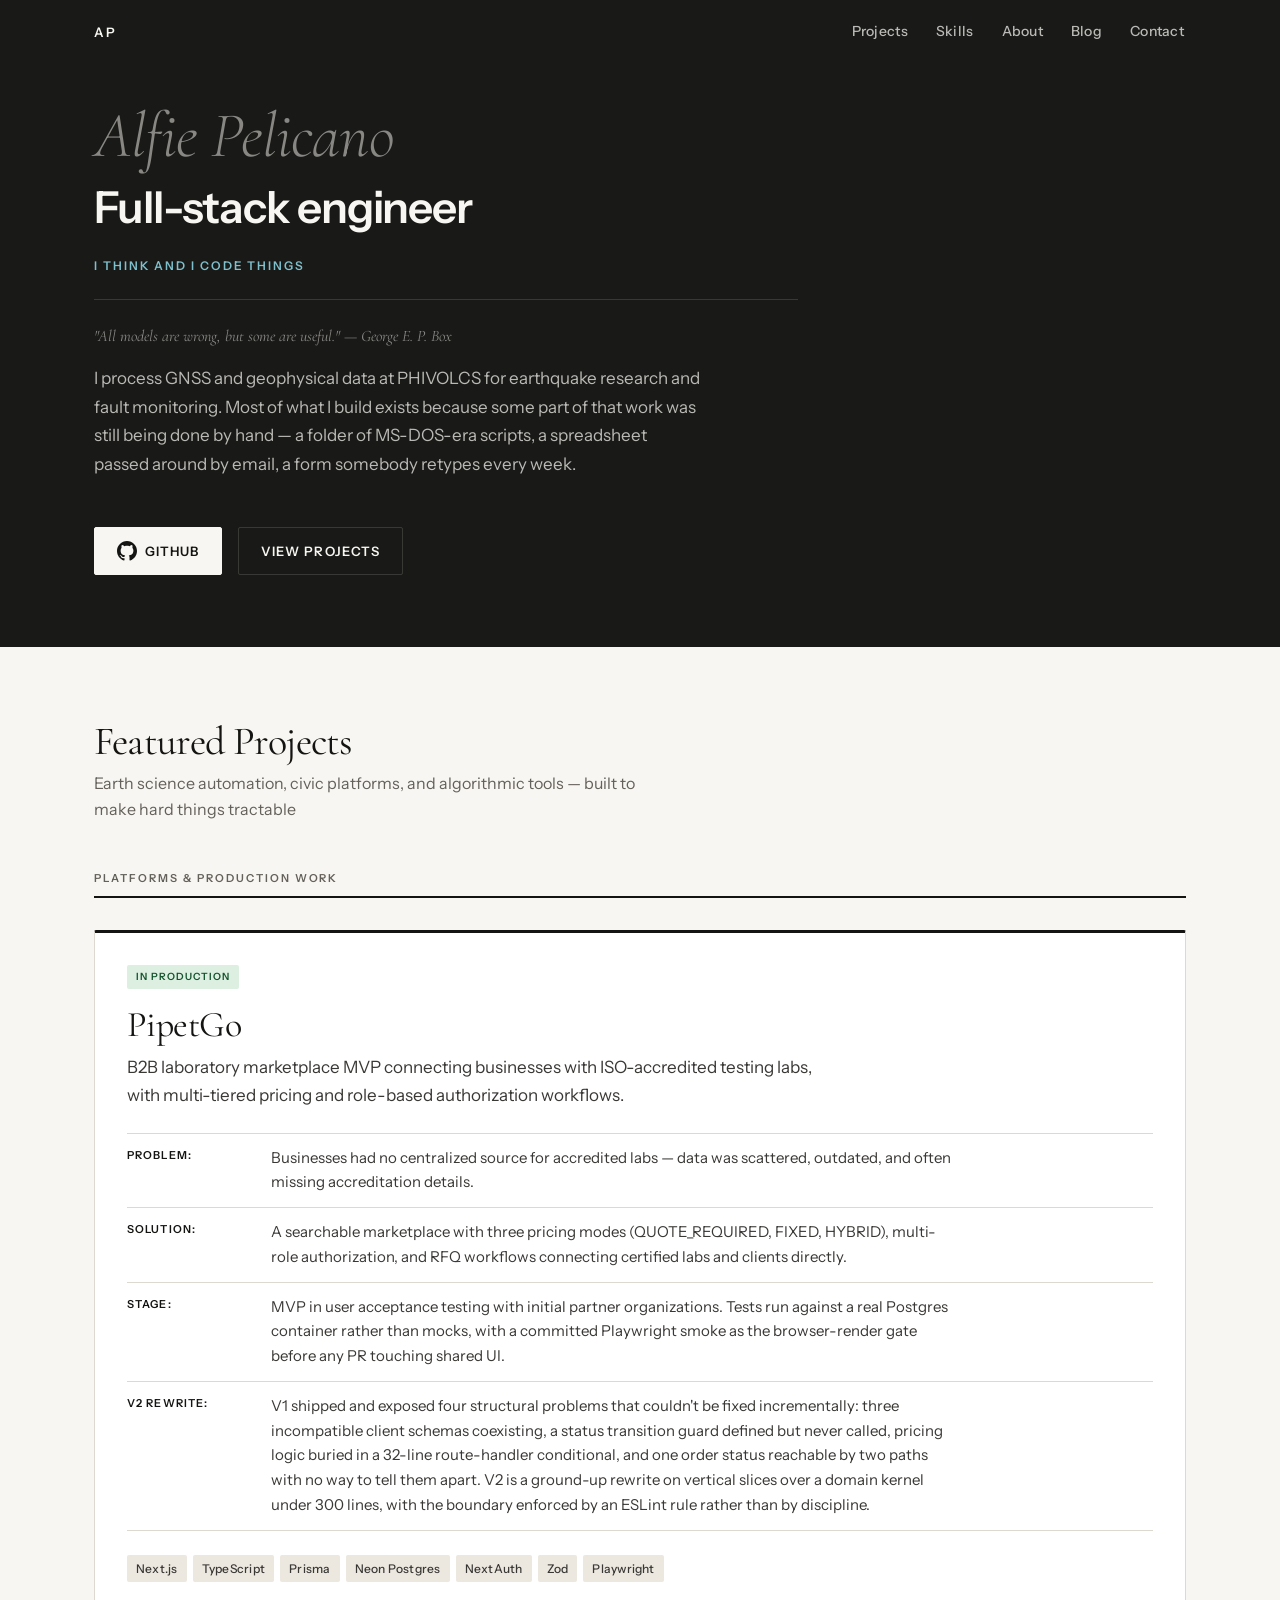
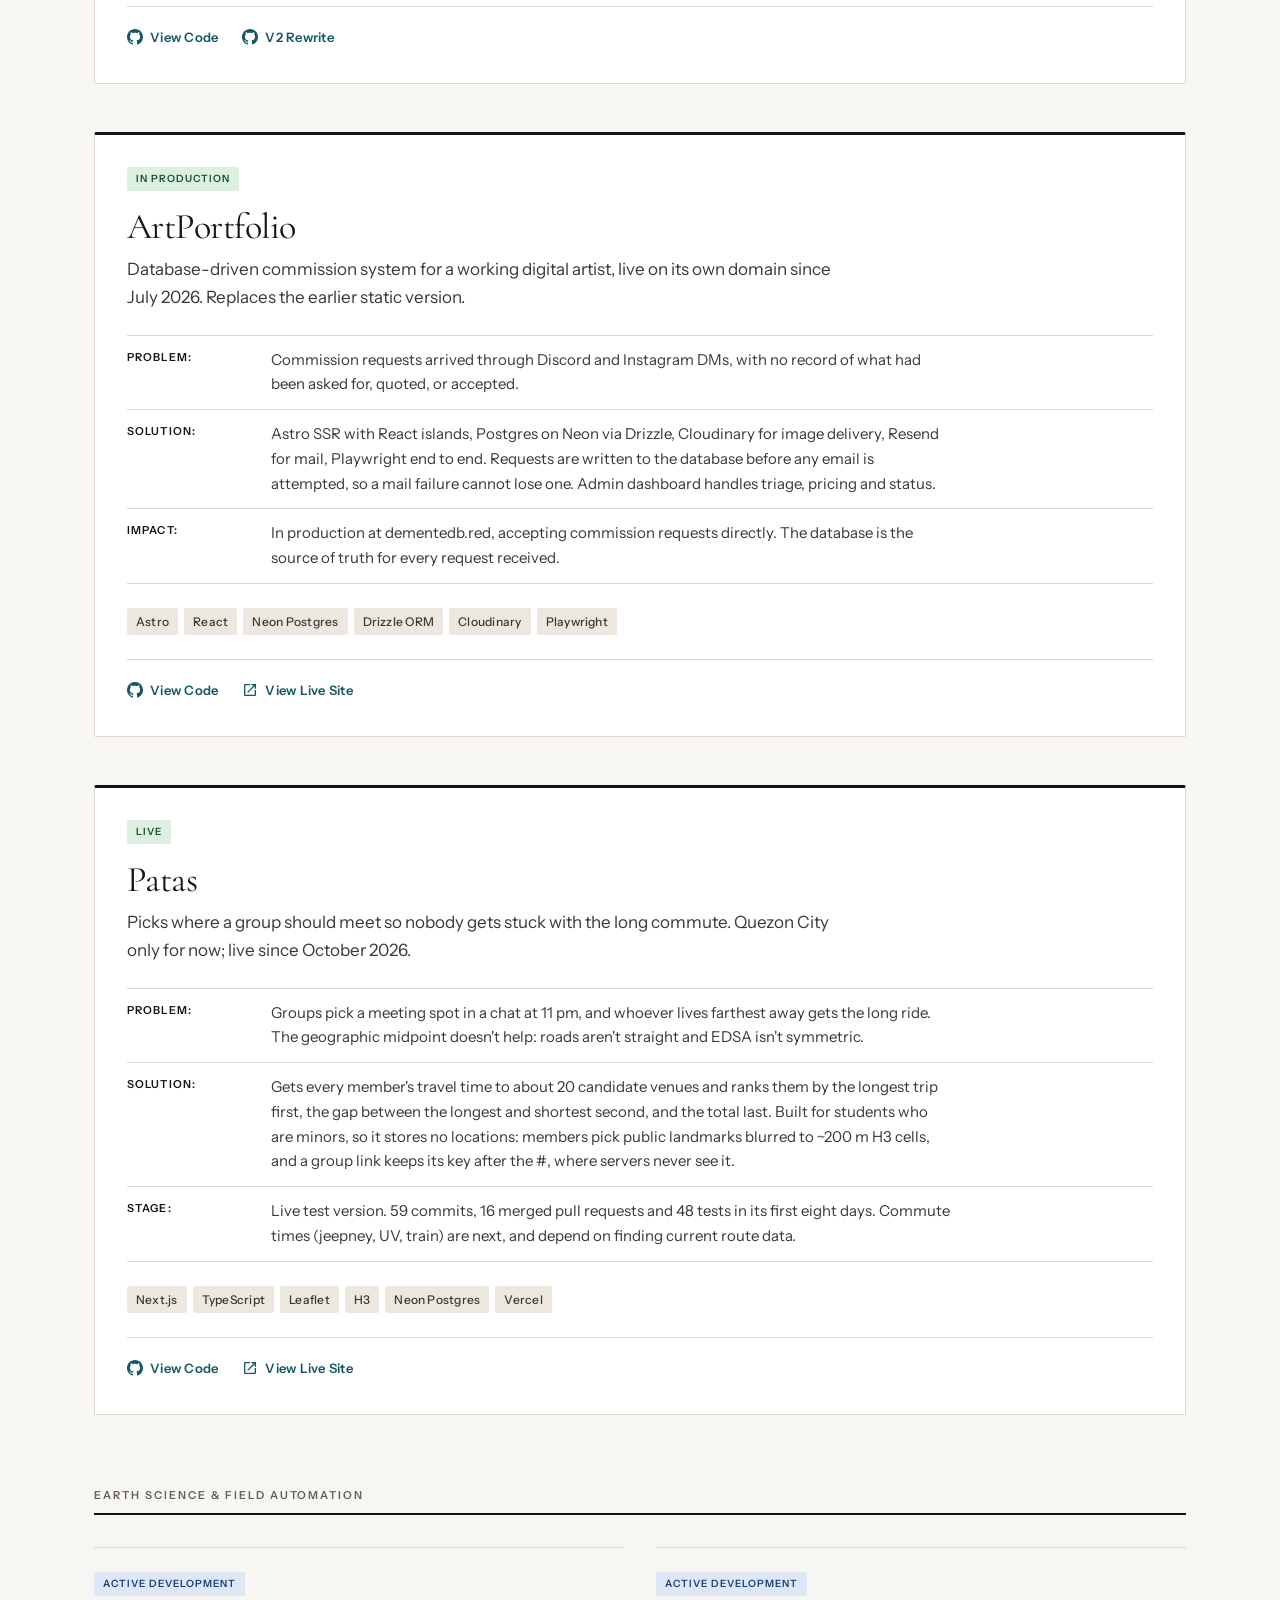
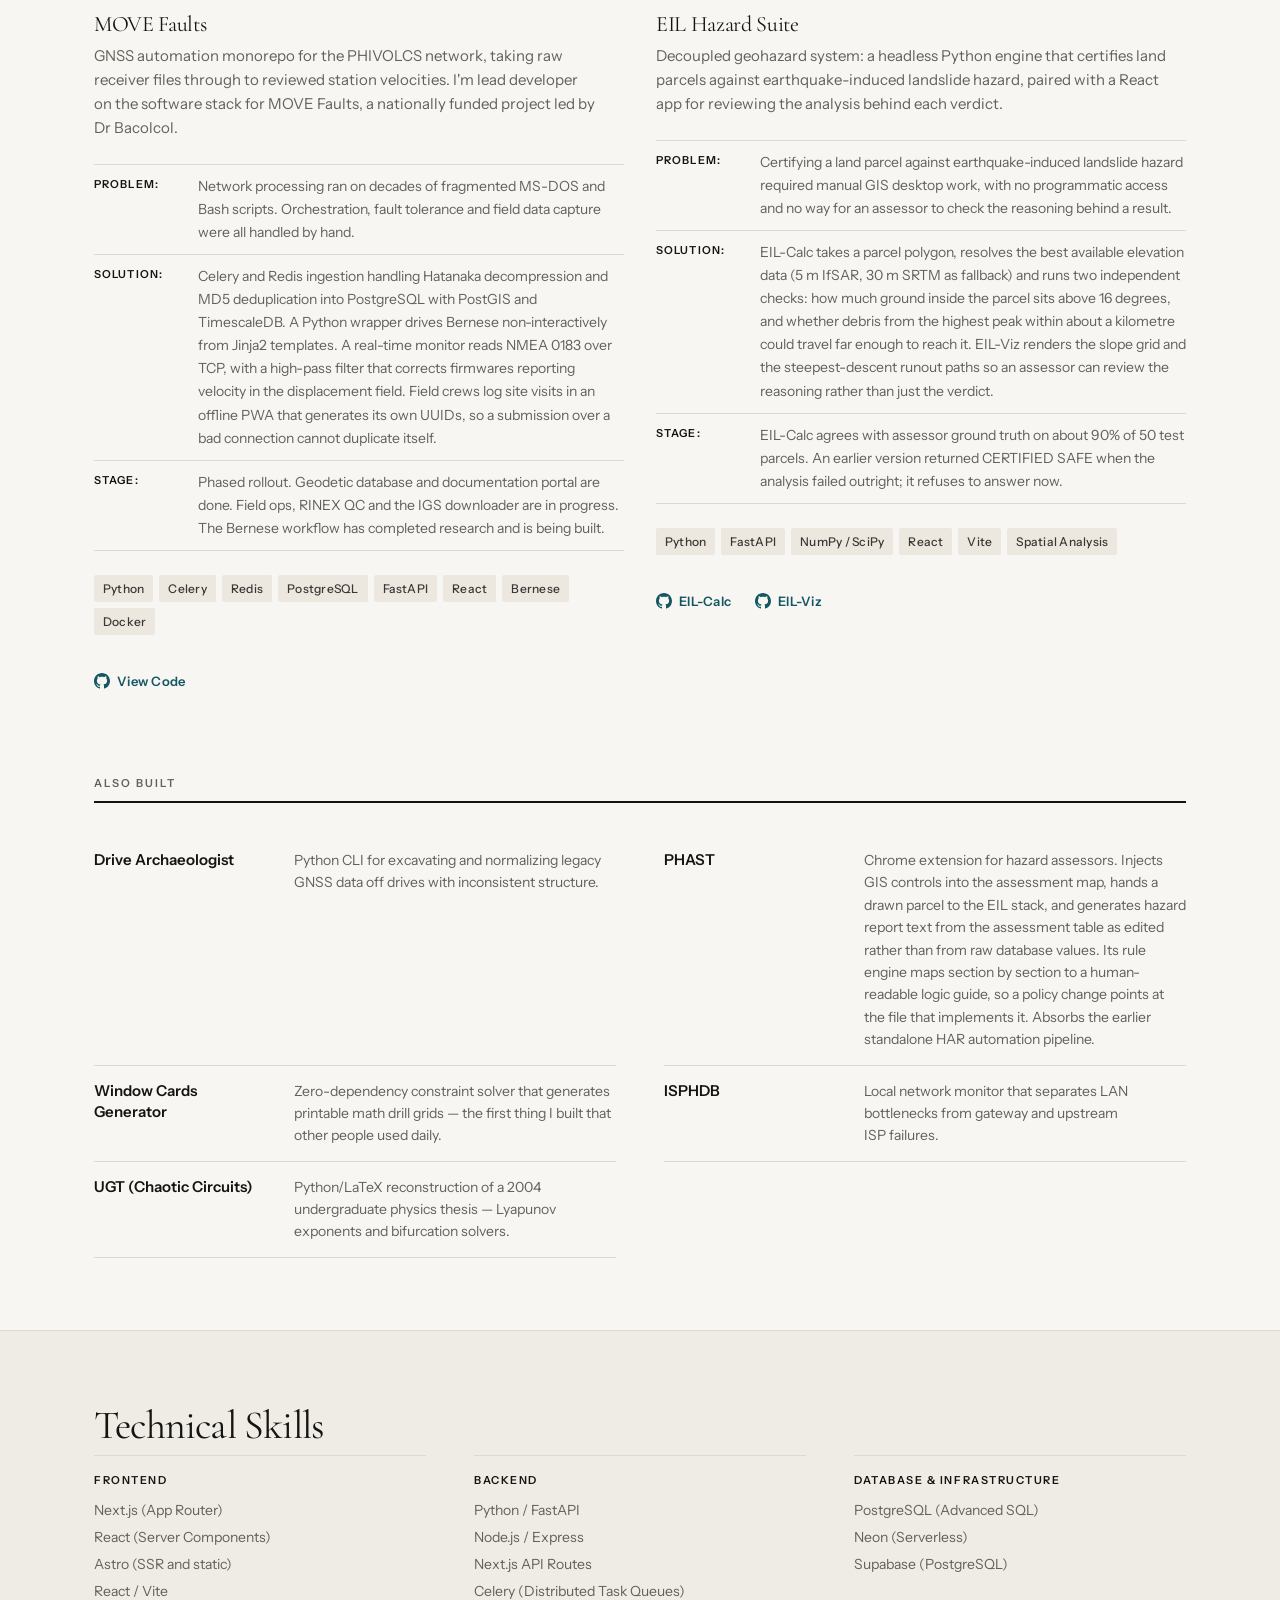
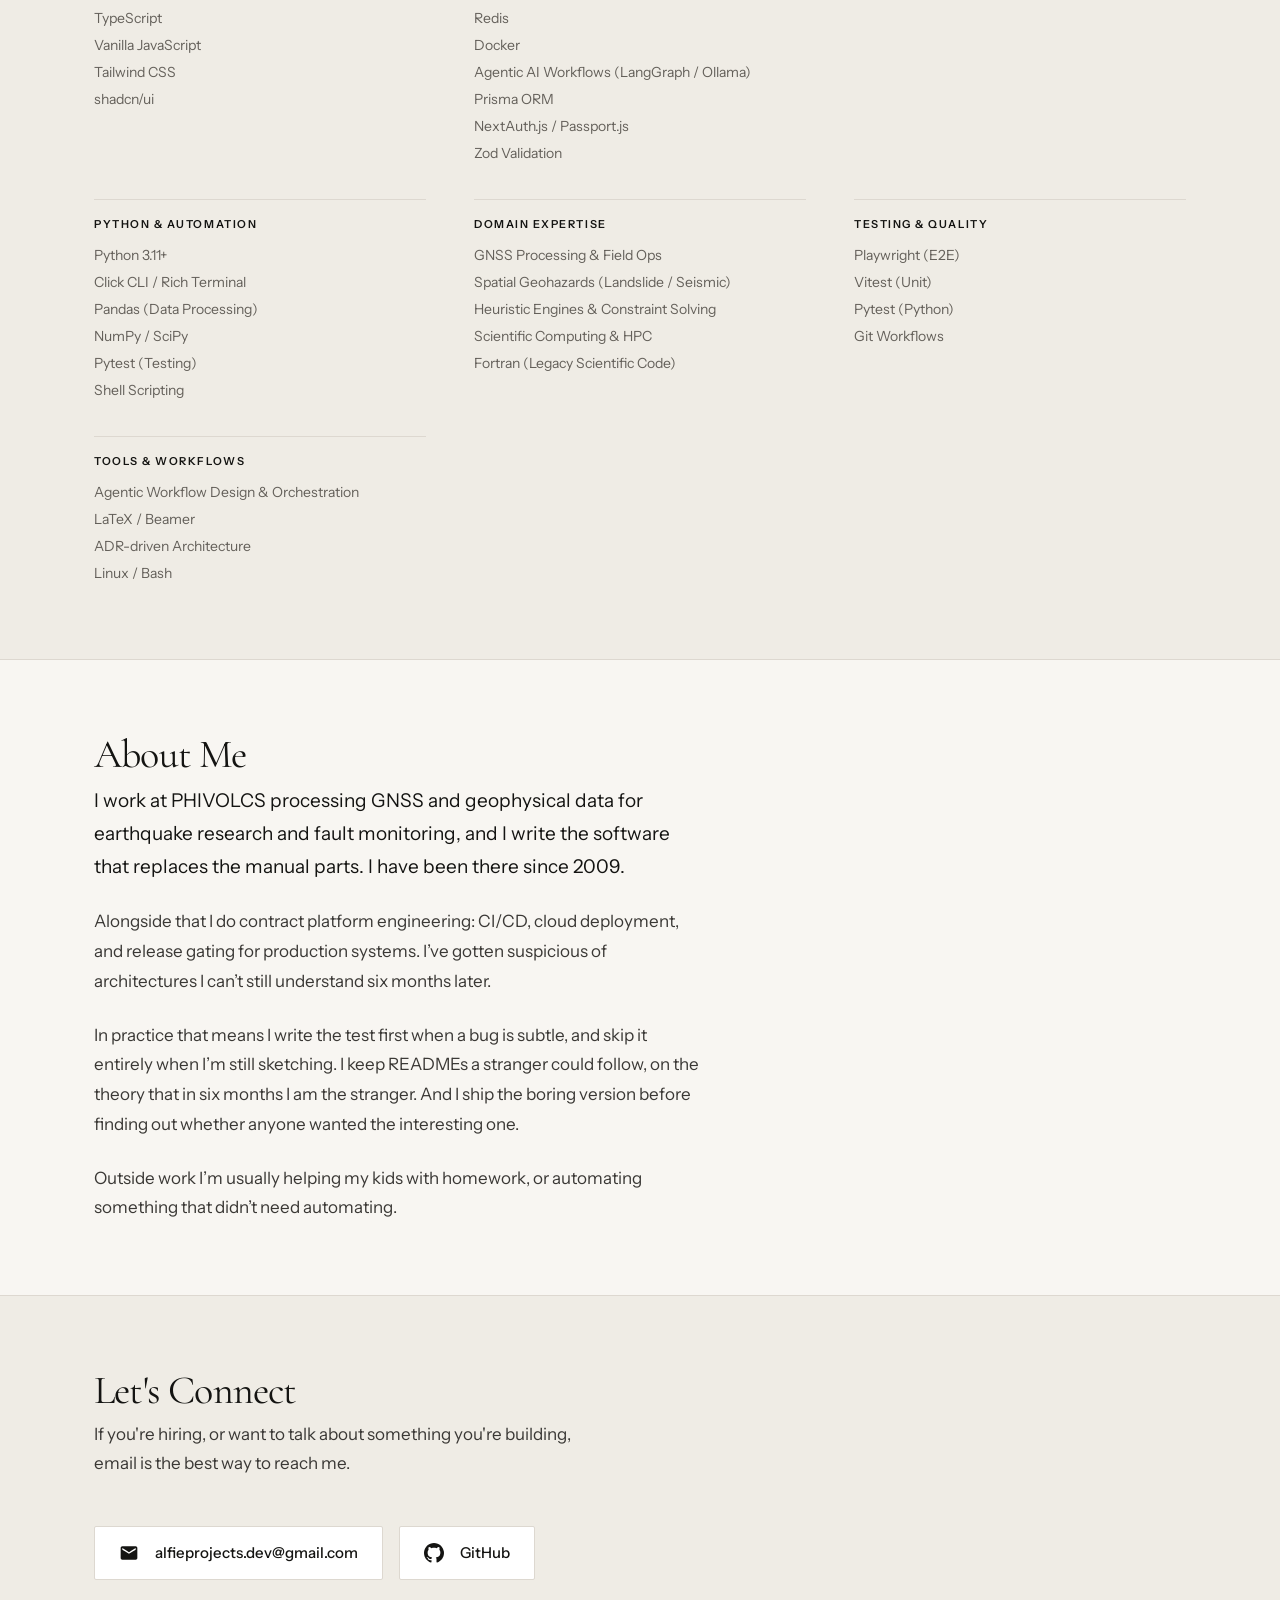
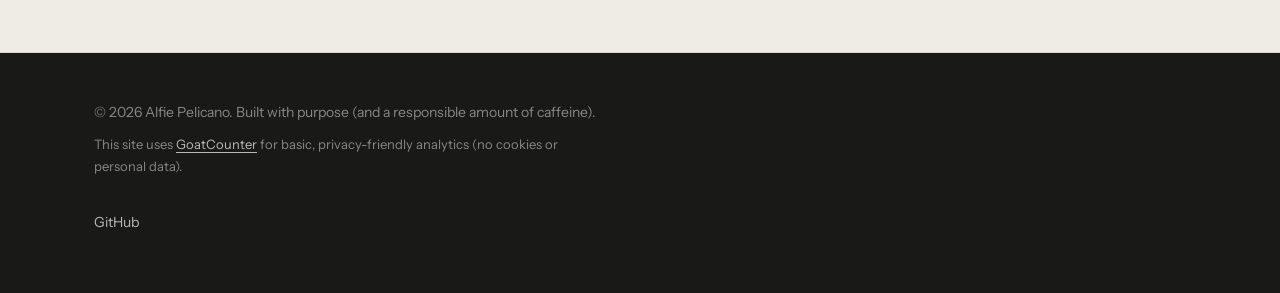
<file: index.html>
<!DOCTYPE html>
<html lang="en">
<head>
    <meta charset="UTF-8">
    <meta name="viewport" content="width=device-width, initial-scale=1.0">
    <meta name="color-scheme" content="light dark">
    <title>Alfie Pelicano - Full-stack engineer, GNSS data at PHIVOLCS</title>
    <meta name="description" content="Full-stack engineer. I process GNSS and geophysical data at PHIVOLCS and build the software that replaces the manual parts. TypeScript, Python, PostgreSQL.">

    <!-- Open Graph / Facebook / LinkedIn -->
    <meta property="og:type" content="website">
    <meta property="og:title" content="Alfie Pelicano - Full-stack engineer, GNSS data at PHIVOLCS">
    <meta property="og:description" content="I think and I code things. Full-stack engineer processing GNSS and earthquake data at PHIVOLCS, and building the software that replaces the manual parts.">
    <meta property="og:url" content="https://www.ithinkandicode.space/">
    <meta property="og:image" content="https://www.ithinkandicode.space/og-image.png">

    <!-- Twitter Card -->
    <meta name="twitter:card" content="summary_large_image">
    <meta name="twitter:title" content="Alfie Pelicano - Full-stack engineer, GNSS data at PHIVOLCS">
    <meta name="twitter:description" content="Full-stack engineer building the software that replaces the manual parts of earthquake research. TypeScript, Python, PostgreSQL.">
    <meta name="twitter:image" content="https://www.ithinkandicode.space/og-image.png">

    <!-- Additional SEO -->
    <meta name="author" content="Alfie Pelicano">
    <meta name="keywords" content="full-stack engineer, backend engineer, web developer, GNSS, geodesy, earth science, geohazards, PHIVOLCS, spatial data, Python, Celery, Redis, Docker, FastAPI, Astro, LangGraph, Fortran, Next.js, TypeScript, PostgreSQL, web development, Philippines">
    <link rel="canonical" href="https://www.ithinkandicode.space/">

    <link rel="preconnect" href="https://fonts.googleapis.com">
    <link rel="preconnect" href="https://fonts.gstatic.com" crossorigin>
    <link href="https://fonts.googleapis.com/css2?family=Cormorant+Garamond:ital,wght@0,400;1,300;1,400&family=Instrument+Sans:wght@400;500;600&display=swap" rel="stylesheet">
    <link rel="stylesheet" href="styles.css">

    <!-- JSON-LD Structured Data -->
    <script type="application/ld+json">
    {
      "@context": "https://schema.org",
      "@type": "Person",
      "name": "Alfie Pelicano",
      "jobTitle": "Full-stack Engineer",
      "url": "https://www.ithinkandicode.space/",
      "email": "alfieprojects.dev@gmail.com",
      "sameAs": [
        "https://github.com/alfieprojectsdev",
        "https://www.linkedin.com/in/alfie-pelicano-3248a3437/"
      ],
      "knowsAbout": [
        "GNSS Processing",
        "Geodesy",
        "Spatial Geohazards",
        "Scientific Computing",
        "Python",
        "Fortran",
        "Celery",
        "Redis",
        "Docker",
        "FastAPI",
        "LangGraph",
        "Astro",
        "Next.js",
        "TypeScript",
        "PostgreSQL",
        "React",
        "Heuristic Engines",
        "Constraint Solving"
      ],
      "description": "Full-stack engineer. GNSS and geophysical data processing at PHIVOLCS, and the software that replaces the manual parts."
    }
    </script>
</head>
<body>
    <!-- Skip Navigation Link for Accessibility -->
    <a href="#main-content" class="skip-link">Skip to main content</a>

    <!-- Navigation Menu -->
    <nav class="nav" id="main-nav">
        <div class="container nav-container">
            <a href="#" class="nav-logo">AP</a>
            <ul class="nav-menu" id="nav-menu">
                <li><a href="#projects" class="nav-link">Projects</a></li>
                <li><a href="#skills" class="nav-link">Skills</a></li>
                <li><a href="#about" class="nav-link">About</a></li>
                <li><a href="https://blog.ithinkandicode.space" class="nav-link" target="_blank" rel="noopener noreferrer">Blog</a></li>
                <li><a href="#contact" class="nav-link">Contact</a></li>
            </ul>
            <button class="nav-toggle" id="nav-toggle" aria-label="Toggle navigation menu" aria-expanded="false" aria-controls="nav-menu">
                <span aria-hidden="true"></span>
                <span aria-hidden="true"></span>
                <span aria-hidden="true"></span>
            </button>
        </div>
    </nav>

    <!-- Hero Section -->
    <header class="hero" id="main-content">
        <div class="container">
            <div class="hero-content">
                <h1 class="hero-title">Alfie Pelicano</h1>
                <p class="hero-subtitle">Full-stack engineer</p>
                <p class="hero-tagline">I think and I code things</p>
                <p class="hero-description">
                    <em>"All models are wrong, but some are useful." — George E. P. Box</em>
                </p>
                <p class="hero-description">
                    I process GNSS and geophysical data at PHIVOLCS for earthquake research and
                    fault monitoring. Most of what I build exists because some part of that work
                    was still being done by hand — a folder of MS-DOS-era scripts, a spreadsheet
                    passed around by email, a form somebody retypes every week.
                </p>
                <div class="hero-links">
                    <a href="https://github.com/alfieprojectsdev" target="_blank" rel="noopener noreferrer" class="btn btn-primary">
                        <svg width="20" height="20" fill="currentColor" viewBox="0 0 24 24" aria-hidden="true">
                            <path d="M12 0c-6.626 0-12 5.373-12 12 0 5.302 3.438 9.8 8.207 11.387.599.111.793-.261.793-.577v-2.234c-3.338.726-4.033-1.416-4.033-1.416-.546-1.387-1.333-1.756-1.333-1.756-1.089-.745.083-.729.083-.729 1.205.084 1.839 1.237 1.839 1.237 1.07 1.834 2.807 1.304 3.492.997.107-.775.418-1.305.762-1.604-2.665-.305-5.467-1.334-5.467-5.931 0-1.311.469-2.381 1.236-3.221-.124-.303-.535-1.524.117-3.176 0 0 1.008-.322 3.301 1.23.957-.266 1.983-.399 3.003-.404 1.02.005 2.047.138 3.006.404 2.291-1.552 3.297-1.23 3.297-1.23.653 1.653.242 2.874.118 3.176.77.84 1.235 1.911 1.235 3.221 0 4.609-2.807 5.624-5.479 5.921.43.372.823 1.102.823 2.222v3.293c0 .319.192.694.801.576 4.765-1.589 8.199-6.086 8.199-11.386 0-6.627-5.373-12-12-12z"/>
                        </svg>
                        GitHub
                    </a>
                    <a href="#projects" class="btn btn-secondary">View Projects</a>
                </div>
            </div>
        </div>
    </header>

    <!-- Projects Section -->
    <section id="projects" class="projects">
        <div class="container">
            <h2 class="section-title">Featured Projects</h2>
            <p class="section-subtitle">Earth science automation, civic platforms, and algorithmic tools — built to make hard things tractable</p>

            <!-- ================================================ -->
            <!-- CATEGORY 1: Platforms & Production Work          -->
            <!-- ================================================ -->
            <div class="project-category">
                <h3 class="project-category-title">Platforms &amp; Production Work</h3>
                <div class="projects-grid projects-grid--lead">

                    <article class="project-card card-lead" data-project="pipetgo">
                        <div class="project-header">
                            <div class="project-status status-production">In Production</div>
                        </div>
                        <h4 class="project-title">PipetGo</h4>
                        <p class="project-description">
                            B2B laboratory marketplace MVP connecting businesses with ISO-accredited testing labs, with multi-tiered pricing and role-based authorization workflows.
                        </p>
                        <div class="project-details">
                            <div class="detail-item">
                                <span class="detail-label">Problem:</span>
                                <span class="detail-value">Businesses had no centralized source for accredited labs — data was scattered, outdated, and often missing accreditation details.</span>
                            </div>
                            <div class="detail-item">
                                <span class="detail-label">Solution:</span>
                                <span class="detail-value">A searchable marketplace with three pricing modes (QUOTE_REQUIRED, FIXED, HYBRID), multi-role authorization, and RFQ workflows connecting certified labs and clients directly.</span>
                            </div>
                            <div class="detail-item">
                                <span class="detail-label">Stage:</span>
                                <span class="detail-value">MVP in user acceptance testing with initial partner organizations. Tests run against a real Postgres container rather than mocks, with a committed Playwright smoke as the browser-render gate before any PR touching shared UI.</span>
                            </div>
                            <div class="detail-item">
                                <span class="detail-label">V2 rewrite:</span>
                                <span class="detail-value">V1 shipped and exposed four structural problems that couldn't be fixed incrementally: three incompatible client schemas coexisting, a status transition guard defined but never called, pricing logic buried in a 32-line route-handler conditional, and one order status reachable by two paths with no way to tell them apart. V2 is a ground-up rewrite on vertical slices over a domain kernel under 300 lines, with the boundary enforced by an ESLint rule rather than by discipline.</span>
                            </div>
                        </div>
                        <div class="tech-stack">
                            <span class="tech-tag">Next.js</span>
                            <span class="tech-tag">TypeScript</span>
                            <span class="tech-tag">Prisma</span>
                            <span class="tech-tag">Neon Postgres</span>
                            <span class="tech-tag">NextAuth</span>
                            <span class="tech-tag">Zod</span>
                            <span class="tech-tag">Playwright</span>
                        </div>
                        <div class="project-links">
                            <a href="https://github.com/alfieprojectsdev/pipetgo" target="_blank" rel="noopener noreferrer" class="project-link" aria-label="PipetGo GitHub repository (opens in new tab)">
                                <svg width="16" height="16" fill="currentColor" viewBox="0 0 24 24" aria-hidden="true">
                                    <path d="M12 0c-6.626 0-12 5.373-12 12 0 5.302 3.438 9.8 8.207 11.387.599.111.793-.261.793-.577v-2.234c-3.338.726-4.033-1.416-4.033-1.416-.546-1.387-1.333-1.756-1.333-1.756-1.089-.745.083-.729.083-.729 1.205.084 1.839 1.237 1.839 1.237 1.07 1.834 2.807 1.304 3.492.997.107-.775.418-1.305.762-1.604-2.665-.305-5.467-1.334-5.467-5.931 0-1.311.469-2.381 1.236-3.221-.124-.303-.535-1.524.117-3.176 0 0 1.008-.322 3.301 1.23.957-.266 1.983-.399 3.003-.404 1.02.005 2.047.138 3.006.404 2.291-1.552 3.297-1.23 3.297-1.23.653 1.653.242 2.874.118 3.176.77.84 1.235 1.911 1.235 3.221 0 4.609-2.807 5.624-5.479 5.921.43.372.823 1.102.823 2.222v3.293c0 .319.192.694.801.576 4.765-1.589 8.199-6.086 8.199-11.386 0-6.627-5.373-12-12-12z"/>
                                </svg>
                                View Code
                            </a>
                            <a href="https://github.com/alfieprojectsdev/pipetgo-core" target="_blank" rel="noopener noreferrer" class="project-link" aria-label="PipetGo V2 GitHub repository (opens in new tab)">
                                <svg width="16" height="16" fill="currentColor" viewBox="0 0 24 24" aria-hidden="true">
                                    <path d="M12 0c-6.626 0-12 5.373-12 12 0 5.302 3.438 9.8 8.207 11.387.599.111.793-.261.793-.577v-2.234c-3.338.726-4.033-1.416-4.033-1.416-.546-1.387-1.333-1.756-1.333-1.756-1.089-.745.083-.729.083-.729 1.205.084 1.839 1.237 1.839 1.237 1.07 1.834 2.807 1.304 3.492.997.107-.775.418-1.305.762-1.604-2.665-.305-5.467-1.334-5.467-5.931 0-1.311.469-2.381 1.236-3.221-.124-.303-.535-1.524.117-3.176 0 0 1.008-.322 3.301 1.23.957-.266 1.983-.399 3.003-.404 1.02.005 2.047.138 3.006.404 2.291-1.552 3.297-1.23 3.297-1.23.653 1.653.242 2.874.118 3.176.77.84 1.235 1.911 1.235 3.221 0 4.609-2.807 5.624-5.479 5.921.43.372.823 1.102.823 2.222v3.293c0 .319.192.694.801.576 4.765-1.589 8.199-6.086 8.199-11.386 0-6.627-5.373-12-12-12z"/>
                                </svg>
                                V2 Rewrite
                            </a>
                        </div>
                    </article>

                    <article class="project-card card-lead" data-project="artportfolio">
                        <div class="project-header">
                            <div class="project-status status-production">In Production</div>
                        </div>
                        <h4 class="project-title">ArtPortfolio</h4>
                        <p class="project-description">
                            Database-driven commission system for a working digital artist, live on its own domain since July 2026. Replaces the earlier static version.
                        </p>
                        <div class="project-details">
                            <div class="detail-item">
                                <span class="detail-label">Problem:</span>
                                <span class="detail-value">Commission requests arrived through Discord and Instagram DMs, with no record of what had been asked for, quoted, or accepted.</span>
                            </div>
                            <div class="detail-item">
                                <span class="detail-label">Solution:</span>
                                <span class="detail-value">Astro SSR with React islands, Postgres on Neon via Drizzle, Cloudinary for image delivery, Resend for mail, Playwright end to end. Requests are written to the database before any email is attempted, so a mail failure cannot lose one. Admin dashboard handles triage, pricing and status.</span>
                            </div>
                            <div class="detail-item">
                                <span class="detail-label">Impact:</span>
                                <span class="detail-value">In production at dementedb.red, accepting commission requests directly. The database is the source of truth for every request received.</span>
                            </div>
                        </div>
                        <div class="tech-stack">
                            <span class="tech-tag">Astro</span>
                            <span class="tech-tag">React</span>
                            <span class="tech-tag">Neon Postgres</span>
                            <span class="tech-tag">Drizzle ORM</span>
                            <span class="tech-tag">Cloudinary</span>
                            <span class="tech-tag">Playwright</span>
                        </div>
                        <div class="project-links">
                            <a href="https://github.com/alfieprojectsdev/artportfolio" target="_blank" rel="noopener noreferrer" class="project-link" aria-label="ArtPortfolio GitHub repository (opens in new tab)">
                                <svg width="16" height="16" fill="currentColor" viewBox="0 0 24 24" aria-hidden="true">
                                    <path d="M12 0c-6.626 0-12 5.373-12 12 0 5.302 3.438 9.8 8.207 11.387.599.111.793-.261.793-.577v-2.234c-3.338.726-4.033-1.416-4.033-1.416-.546-1.387-1.333-1.756-1.333-1.756-1.089-.745.083-.729.083-.729 1.205.084 1.839 1.237 1.839 1.237 1.07 1.834 2.807 1.304 3.492.997.107-.775.418-1.305.762-1.604-2.665-.305-5.467-1.334-5.467-5.931 0-1.311.469-2.381 1.236-3.221-.124-.303-.535-1.524.117-3.176 0 0 1.008-.322 3.301 1.23.957-.266 1.983-.399 3.003-.404 1.02.005 2.047.138 3.006.404 2.291-1.552 3.297-1.23 3.297-1.23.653 1.653.242 2.874.118 3.176.77.84 1.235 1.911 1.235 3.221 0 4.609-2.807 5.624-5.479 5.921.43.372.823 1.102.823 2.222v3.293c0 .319.192.694.801.576 4.765-1.589 8.199-6.086 8.199-11.386 0-6.627-5.373-12-12-12z"/>
                                </svg>
                                View Code
                            </a>
                            <a href="https://dementedb.red" target="_blank" rel="noopener noreferrer" class="project-link demo-link" data-project="artportfolio" aria-label="ArtPortfolio live site at dementedb.red (opens in new tab)">
                                <svg width="16" height="16" fill="currentColor" viewBox="0 0 24 24" aria-hidden="true">
                                    <path d="M19 19H5V5h7V3H5a2 2 0 00-2 2v14a2 2 0 002 2h14c1.1 0 2-.9 2-2v-7h-2v7zM14 3v2h3.59l-9.83 9.83 1.41 1.41L19 6.41V10h2V3h-7z"/>
                                </svg>
                                View Live Site
                            </a>
                        </div>
                    </article>

                    <article class="project-card card-lead" data-project="patas">
                        <div class="project-header">
                            <div class="project-status status-production">Live</div>
                        </div>
                        <h4 class="project-title">Patas</h4>
                        <p class="project-description">
                            Picks where a group should meet so nobody gets stuck with the long commute. Quezon City only for now; live since October 2026.
                        </p>
                        <div class="project-details">
                            <div class="detail-item">
                                <span class="detail-label">Problem:</span>
                                <span class="detail-value">Groups pick a meeting spot in a chat at 11 pm, and whoever lives farthest away gets the long ride. The geographic midpoint doesn't help: roads aren't straight and EDSA isn't symmetric.</span>
                            </div>
                            <div class="detail-item">
                                <span class="detail-label">Solution:</span>
                                <span class="detail-value">Gets every member's travel time to about 20 candidate venues and ranks them by the longest trip first, the gap between the longest and shortest second, and the total last. Built for students who are minors, so it stores no locations: members pick public landmarks blurred to ~200 m H3 cells, and a group link keeps its key after the #, where servers never see it.</span>
                            </div>
                            <div class="detail-item">
                                <span class="detail-label">Stage:</span>
                                <span class="detail-value">Live test version. 59 commits, 16 merged pull requests and 48 tests in its first eight days. Commute times (jeepney, UV, train) are next, and depend on finding current route data.</span>
                            </div>
                        </div>
                        <div class="tech-stack">
                            <span class="tech-tag">Next.js</span>
                            <span class="tech-tag">TypeScript</span>
                            <span class="tech-tag">Leaflet</span>
                            <span class="tech-tag">H3</span>
                            <span class="tech-tag">Neon Postgres</span>
                            <span class="tech-tag">Vercel</span>
                        </div>
                        <div class="project-links">
                            <a href="https://github.com/alfieprojectsdev/patas" target="_blank" rel="noopener noreferrer" class="project-link" aria-label="Patas GitHub repository (opens in new tab)">
                                <svg width="16" height="16" fill="currentColor" viewBox="0 0 24 24" aria-hidden="true">
                                <path d="M12 0c-6.626 0-12 5.373-12 12 0 5.302 3.438 9.8 8.207 11.387.599.111.793-.261.793-.577v-2.234c-3.338.726-4.033-1.416-4.033-1.416-.546-1.387-1.333-1.756-1.333-1.756-1.089-.745.083-.729.083-.729 1.205.084 1.839 1.237 1.839 1.237 1.07 1.834 2.807 1.304 3.492.997.107-.775.418-1.305.762-1.604-2.665-.305-5.467-1.334-5.467-5.931 0-1.311.469-2.381 1.236-3.221-.124-.303-.535-1.524.117-3.176 0 0 1.008-.322 3.301 1.23.957-.266 1.983-.399 3.003-.404 1.02.005 2.047.138 3.006.404 2.291-1.552 3.297-1.23 3.297-1.23.653 1.653.242 2.874.118 3.176.77.84 1.235 1.911 1.235 3.221 0 4.609-2.807 5.624-5.479 5.921.43.372.823 1.102.823 2.222v3.293c0 .319.192.694.801.576 4.765-1.589 8.199-6.086 8.199-11.386 0-6.627-5.373-12-12-12z"/>
                                </svg>
                                View Code
                            </a>
                            <a href="https://patas.ithinkandicode.space" target="_blank" rel="noopener noreferrer" class="project-link demo-link" data-project="patas" aria-label="Patas live site (opens in new tab)">
                                <svg width="16" height="16" fill="currentColor" viewBox="0 0 24 24" aria-hidden="true">
                                <path d="M19 19H5V5h7V3H5a2 2 0 00-2 2v14a2 2 0 002 2h14c1.1 0 2-.9 2-2v-7h-2v7zM14 3v2h3.59l-9.83 9.83 1.41 1.41L19 6.41V10h2V3h-7z"/>
                                </svg>
                                View Live Site
                            </a>
                        </div>
                    </article>

                </div>
            </div>

            <!-- ================================================ -->
            <!-- CATEGORY 2: Earth Science & Field Automation     -->
            <!-- ================================================ -->
            <div class="project-category">
                <h3 class="project-category-title">Earth Science &amp; Field Automation</h3>
                <div class="projects-grid projects-grid--support">

                    <article class="project-card card-support" data-project="move-faults">
                        <div class="project-header">
                            <div class="project-status status-active">Active Development</div>
                        </div>
                        <h4 class="project-title">MOVE Faults</h4>
                        <p class="project-description">
                            GNSS automation monorepo for the PHIVOLCS network, taking raw receiver files through to reviewed station velocities. I'm lead developer on the software stack for MOVE Faults, a nationally funded project led by Dr Bacolcol.
                        </p>
                        <div class="project-details">
                            <div class="detail-item">
                                <span class="detail-label">Problem:</span>
                                <span class="detail-value">Network processing ran on decades of fragmented MS-DOS and Bash scripts. Orchestration, fault tolerance and field data capture were all handled by hand.</span>
                            </div>
                            <div class="detail-item">
                                <span class="detail-label">Solution:</span>
                                <span class="detail-value">Celery and Redis ingestion handling Hatanaka decompression and MD5 deduplication into PostgreSQL with PostGIS and TimescaleDB. A Python wrapper drives Bernese non-interactively from Jinja2 templates. A real-time monitor reads NMEA 0183 over TCP, with a high-pass filter that corrects firmwares reporting velocity in the displacement field. Field crews log site visits in an offline PWA that generates its own UUIDs, so a submission over a bad connection cannot duplicate itself.</span>
                            </div>
                            <div class="detail-item">
                                <span class="detail-label">Stage:</span>
                                <span class="detail-value">Phased rollout. Geodetic database and documentation portal are done. Field ops, RINEX QC and the IGS downloader are in progress. The Bernese workflow has completed research and is being built.</span>
                            </div>
                        </div>
                        <div class="tech-stack">
                            <span class="tech-tag">Python</span>
                            <span class="tech-tag">Celery</span>
                            <span class="tech-tag">Redis</span>
                            <span class="tech-tag">PostgreSQL</span>
                            <span class="tech-tag">FastAPI</span>
                            <span class="tech-tag">React</span>
                            <span class="tech-tag">Bernese</span>
                            <span class="tech-tag">Docker</span>
                        </div>
                        <div class="project-links">
                            <a href="https://github.com/alfieprojectsdev/movefaults" target="_blank" rel="noopener noreferrer" class="project-link" aria-label="MOVE Faults GitHub repository (opens in new tab)">
                                <svg width="16" height="16" fill="currentColor" viewBox="0 0 24 24" aria-hidden="true">
                                    <path d="M12 0c-6.626 0-12 5.373-12 12 0 5.302 3.438 9.8 8.207 11.387.599.111.793-.261.793-.577v-2.234c-3.338.726-4.033-1.416-4.033-1.416-.546-1.387-1.333-1.756-1.333-1.756-1.089-.745.083-.729.083-.729 1.205.084 1.839 1.237 1.839 1.237 1.07 1.834 2.807 1.304 3.492.997.107-.775.418-1.305.762-1.604-2.665-.305-5.467-1.334-5.467-5.931 0-1.311.469-2.381 1.236-3.221-.124-.303-.535-1.524.117-3.176 0 0 1.008-.322 3.301 1.23.957-.266 1.983-.399 3.003-.404 1.02.005 2.047.138 3.006.404 2.291-1.552 3.297-1.23 3.297-1.23.653 1.653.242 2.874.118 3.176.77.84 1.235 1.911 1.235 3.221 0 4.609-2.807 5.624-5.479 5.921.43.372.823 1.102.823 2.222v3.293c0 .319.192.694.801.576 4.765-1.589 8.199-6.086 8.199-11.386 0-6.627-5.373-12-12-12z"/>
                                </svg>
                                View Code
                            </a>
                        </div>
                    </article>

                    <article class="project-card card-support" data-project="eil-hazard-suite">
                        <div class="project-header">
                            <div class="project-status status-active">Active Development</div>
                        </div>
                        <h4 class="project-title">EIL Hazard Suite</h4>
                        <p class="project-description">
                            Decoupled geohazard system: a headless Python engine that certifies land parcels against earthquake-induced landslide hazard, paired with a React app for reviewing the analysis behind each verdict.
                        </p>
                        <div class="project-details">
                            <div class="detail-item">
                                <span class="detail-label">Problem:</span>
                                <span class="detail-value">Certifying a land parcel against earthquake-induced landslide hazard required manual GIS desktop work, with no programmatic access and no way for an assessor to check the reasoning behind a result.</span>
                            </div>
                            <div class="detail-item">
                                <span class="detail-label">Solution:</span>
                                <span class="detail-value">EIL-Calc takes a parcel polygon, resolves the best available elevation data (5 m IfSAR, 30 m SRTM as fallback) and runs two independent checks: how much ground inside the parcel sits above 16 degrees, and whether debris from the highest peak within about a kilometre could travel far enough to reach it. EIL-Viz renders the slope grid and the steepest-descent runout paths so an assessor can review the reasoning rather than just the verdict.</span>
                            </div>
                            <div class="detail-item">
                                <span class="detail-label">Stage:</span>
                                <span class="detail-value">EIL-Calc agrees with assessor ground truth on about 90% of 50 test parcels. An earlier version returned CERTIFIED SAFE when the analysis failed outright; it refuses to answer now.</span>
                            </div>
                        </div>
                        <div class="tech-stack">
                            <span class="tech-tag">Python</span>
                            <span class="tech-tag">FastAPI</span>
                            <span class="tech-tag">NumPy / SciPy</span>
                            <span class="tech-tag">React</span>
                            <span class="tech-tag">Vite</span>
                            <span class="tech-tag">Spatial Analysis</span>
                        </div>
                        <div class="project-links">
                            <a href="https://github.com/alfieprojectsdev/eil-calc" target="_blank" rel="noopener noreferrer" class="project-link" aria-label="EIL-Calc GitHub repository (opens in new tab)">
                                <svg width="16" height="16" fill="currentColor" viewBox="0 0 24 24" aria-hidden="true">
                                    <path d="M12 0c-6.626 0-12 5.373-12 12 0 5.302 3.438 9.8 8.207 11.387.599.111.793-.261.793-.577v-2.234c-3.338.726-4.033-1.416-4.033-1.416-.546-1.387-1.333-1.756-1.333-1.756-1.089-.745.083-.729.083-.729 1.205.084 1.839 1.237 1.839 1.237 1.07 1.834 2.807 1.304 3.492.997.107-.775.418-1.305.762-1.604-2.665-.305-5.467-1.334-5.467-5.931 0-1.311.469-2.381 1.236-3.221-.124-.303-.535-1.524.117-3.176 0 0 1.008-.322 3.301 1.23.957-.266 1.983-.399 3.003-.404 1.02.005 2.047.138 3.006.404 2.291-1.552 3.297-1.23 3.297-1.23.653 1.653.242 2.874.118 3.176.77.84 1.235 1.911 1.235 3.221 0 4.609-2.807 5.624-5.479 5.921.43.372.823 1.102.823 2.222v3.293c0 .319.192.694.801.576 4.765-1.589 8.199-6.086 8.199-11.386 0-6.627-5.373-12-12-12z"/>
                                </svg>
                                EIL-Calc
                            </a>
                            <a href="https://github.com/alfieprojectsdev/eil-viz" target="_blank" rel="noopener noreferrer" class="project-link" aria-label="EIL-Viz GitHub repository (opens in new tab)">
                                <svg width="16" height="16" fill="currentColor" viewBox="0 0 24 24" aria-hidden="true">
                                    <path d="M12 0c-6.626 0-12 5.373-12 12 0 5.302 3.438 9.8 8.207 11.387.599.111.793-.261.793-.577v-2.234c-3.338.726-4.033-1.416-4.033-1.416-.546-1.387-1.333-1.756-1.333-1.756-1.089-.745.083-.729.083-.729 1.205.084 1.839 1.237 1.839 1.237 1.07 1.834 2.807 1.304 3.492.997.107-.775.418-1.305.762-1.604-2.665-.305-5.467-1.334-5.467-5.931 0-1.311.469-2.381 1.236-3.221-.124-.303-.535-1.524.117-3.176 0 0 1.008-.322 3.301 1.23.957-.266 1.983-.399 3.003-.404 1.02.005 2.047.138 3.006.404 2.291-1.552 3.297-1.23 3.297-1.23.653 1.653.242 2.874.118 3.176.77.84 1.235 1.911 1.235 3.221 0 4.609-2.807 5.624-5.479 5.921.43.372.823 1.102.823 2.222v3.293c0 .319.192.694.801.576 4.765-1.589 8.199-6.086 8.199-11.386 0-6.627-5.373-12-12-12z"/>
                                </svg>
                                EIL-Viz
                            </a>
                        </div>
                    </article>

                </div>
            </div>

            <!-- ================================================ -->
            <!-- Also Built (compact list)                        -->
            <!-- ================================================ -->
            <div class="project-category">
                <h3 class="project-category-title">Also Built</h3>
                <ul class="compact-list">
                    <li class="compact-item">
                        <a href="https://github.com/alfieprojectsdev/drive-archaeologist" target="_blank" rel="noopener noreferrer" class="compact-link">Drive Archaeologist</a>
                        <span class="compact-desc">Python CLI for excavating and normalizing legacy GNSS data off drives with inconsistent structure.</span>
                    </li>
                    <li class="compact-item">
                        <a href="https://github.com/alfieprojectsdev/phat" target="_blank" rel="noopener noreferrer" class="compact-link">PHAST</a>
                        <span class="compact-desc">Chrome extension for hazard assessors. Injects GIS controls into the assessment map, hands a drawn parcel to the EIL stack, and generates hazard report text from the assessment table as edited rather than from raw database values. Its rule engine maps section by section to a human-readable logic guide, so a policy change points at the file that implements it. Absorbs the earlier standalone HAR automation pipeline.</span>
                    </li>
                    <li class="compact-item">
                        <a href="https://github.com/alfieprojectsdev/windowcards" target="_blank" rel="noopener noreferrer" class="compact-link">Window Cards Generator</a>
                        <span class="compact-desc">Zero-dependency constraint solver that generates printable math drill grids — the first thing I built that other people used daily.</span>
                    </li>
                    <li class="compact-item">
                        <a href="https://github.com/alfieprojectsdev/isphdb" target="_blank" rel="noopener noreferrer" class="compact-link">ISPHDB</a>
                        <span class="compact-desc">Local network monitor that separates LAN bottlenecks from gateway and upstream ISP failures.</span>
                    </li>
                    <li class="compact-item">
                        <a href="https://github.com/alfieprojectsdev/ugt" target="_blank" rel="noopener noreferrer" class="compact-link">UGT (Chaotic Circuits)</a>
                        <span class="compact-desc">Python/LaTeX reconstruction of a 2004 undergraduate physics thesis — Lyapunov exponents and bifurcation solvers.</span>
                    </li>
                </ul>
            </div>

        </div>
    </section>

    <!-- Skills Section -->
    <section id="skills" class="skills">
        <div class="container">
            <h2 class="section-title">Technical Skills</h2>
            <div class="skills-grid">
                <div class="skill-category">
                    <h3 class="skill-category-title">Frontend</h3>
                    <ul class="skill-list">
                        <li>Next.js (App Router)</li>
                        <li>React (Server Components)</li>
                        <li>Astro (SSR and static)</li>
                        <li>React / Vite</li>
                        <li>TypeScript</li>
                        <li>Vanilla JavaScript</li>
                        <li>Tailwind CSS</li>
                        <li>shadcn/ui</li>
                    </ul>
                </div>
                <div class="skill-category">
                    <h3 class="skill-category-title">Backend</h3>
                    <ul class="skill-list">
                        <li>Python / FastAPI</li>
                        <li>Node.js / Express</li>
                        <li>Next.js API Routes</li>
                        <li>Celery (Distributed Task Queues)</li>
                        <li>Redis</li>
                        <li>Docker</li>
                        <li>Agentic AI Workflows (LangGraph / Ollama)</li>
                        <li>Prisma ORM</li>
                        <li>NextAuth.js / Passport.js</li>
                        <li>Zod Validation</li>
                    </ul>
                </div>
                <div class="skill-category">
                    <h3 class="skill-category-title">Database &amp; Infrastructure</h3>
                    <ul class="skill-list">
                        <li>PostgreSQL (Advanced SQL)</li>
                        <li>Neon (Serverless)</li>
                        <li>Supabase (PostgreSQL)</li>
                    </ul>
                </div>
                <div class="skill-category">
                    <h3 class="skill-category-title">Python &amp; Automation</h3>
                    <ul class="skill-list">
                        <li>Python 3.11+</li>
                        <li>Click CLI / Rich Terminal</li>
                        <li>Pandas (Data Processing)</li>
                        <li>NumPy / SciPy</li>
                        <li>Pytest (Testing)</li>
                        <li>Shell Scripting</li>
                    </ul>
                </div>
                <div class="skill-category">
                    <h3 class="skill-category-title">Domain Expertise</h3>
                    <ul class="skill-list">
                        <li>GNSS Processing &amp; Field Ops</li>
                        <li>Spatial Geohazards (Landslide / Seismic)</li>
                        <li>Heuristic Engines &amp; Constraint Solving</li>
                        <li>Scientific Computing &amp; HPC</li>
                        <li>Fortran (Legacy Scientific Code)</li>
                    </ul>
                </div>
                <div class="skill-category">
                    <h3 class="skill-category-title">Testing &amp; Quality</h3>
                    <ul class="skill-list">
                        <li>Playwright (E2E)</li>
                        <li>Vitest (Unit)</li>
                        <li>Pytest (Python)</li>
                        <li>Git Workflows</li>
                    </ul>
                </div>
                <div class="skill-category">
                    <h3 class="skill-category-title">Tools &amp; Workflows</h3>
                    <ul class="skill-list">
                        <li>Agentic Workflow Design &amp; Orchestration</li>
                        <li>LaTeX / Beamer</li>
                        <li>ADR-driven Architecture</li>
                        <li>Linux / Bash</li>
                    </ul>
                </div>
            </div>
        </div>
    </section>

    <!-- About Section -->
    <section id="about" class="about">
        <div class="container">
            <h2 class="section-title">About Me</h2>
            <div class="about-content">
                <p>
                    I work at PHIVOLCS processing GNSS and geophysical data for earthquake research and fault monitoring, and I write the software that replaces the manual parts. I have been there since 2009.
                </p>
                <p>
                    Alongside that I do contract platform engineering: CI/CD, cloud
                    deployment, and release gating for production systems. I’ve gotten
                    suspicious of architectures I can’t still understand six months later.
                </p>
                <p>
                    In practice that means I write the test first when a bug is subtle, and
                    skip it entirely when I’m still sketching. I keep READMEs a stranger could
                    follow, on the theory that in six months I am the stranger. And I ship the
                    boring version before finding out whether anyone wanted the interesting one.
                </p>
                <p>
                    Outside work I’m usually helping my kids with homework, or automating
                    something that didn’t need automating.
                </p>
            </div>
        </div>
    </section>

    <!-- Contact Section -->
    <section id="contact" class="contact">
        <div class="container">
            <h2 class="section-title">Let's Connect</h2>
            <p class="contact-tagline">
                If you're hiring, or want to talk about something you're building,<br>
                email is the best way to reach me.
            </p>
            <div class="contact-methods">
                <a href="mailto:alfieprojects.dev@gmail.com" class="contact-link" aria-label="Email alfieprojects.dev@gmail.com">
                    <svg width="24" height="24" fill="currentColor" viewBox="0 0 24 24" aria-hidden="true">
                        <path d="M20 4H4c-1.1 0-1.99.9-1.99 2L2 18c0 1.1.9 2 2 2h16c1.1 0 2-.9 2-2V6c0-1.1-.9-2-2-2zm0 4l-8 5-8-5V6l8 5 8-5v2z"/>
                    </svg>
                    <span id="email-text">alfieprojects.dev@gmail.com</span>
                </a>
                <a href="https://github.com/alfieprojectsdev" target="_blank" rel="noopener noreferrer" class="contact-link" aria-label="GitHub profile (opens in new tab)">
                    <svg width="24" height="24" fill="currentColor" viewBox="0 0 24 24" aria-hidden="true">
                        <path d="M12 0c-6.626 0-12 5.373-12 12 0 5.302 3.438 9.8 8.207 11.387.599.111.793-.261.793-.577v-2.234c-3.338.726-4.033-1.416-4.033-1.416-.546-1.387-1.333-1.756-1.333-1.756-1.089-.745.083-.729.083-.729 1.205.084 1.839 1.237 1.839 1.237 1.07 1.834 2.807 1.304 3.492.997.107-.775.418-1.305.762-1.604-2.665-.305-5.467-1.334-5.467-5.931 0-1.311.469-2.381 1.236-3.221-.124-.303-.535-1.524.117-3.176 0 0 1.008-.322 3.301 1.23.957-.266 1.983-.399 3.003-.404 1.02.005 2.047.138 3.006.404 2.291-1.552 3.297-1.23 3.297-1.23.653 1.653.242 2.874.118 3.176.77.84 1.235 1.911 1.235 3.221 0 4.609-2.807 5.624-5.479 5.921.43.372.823 1.102.823 2.222v3.293c0 .319.192.694.801.576 4.765-1.589 8.199-6.086 8.199-11.386 0-6.627-5.373-12-12-12z"/>
                    </svg>
                    GitHub
                </a>
            </div>
        </div>
    </section>

    <!-- Footer -->
    <footer class="footer">
        <div class="container">
            <p>&copy; 2026 Alfie Pelicano. Built with purpose (and a responsible amount of caffeine).</p>
            <p class="privacy-note">
                This site uses <a href="https://www.goatcounter.com/" target="_blank" rel="noopener">GoatCounter</a> for basic, privacy-friendly analytics (no cookies or personal data).
            </p>
            <div class="footer-links">
                <a href="https://github.com/alfieprojectsdev" target="_blank" rel="noopener noreferrer">GitHub</a>
            </div>
        </div>
    </footer>

    <!-- Back to Top Button (must precede the script that binds it) -->
    <button id="back-to-top" class="back-to-top" aria-label="Back to top">
        <svg width="24" height="24" fill="currentColor" viewBox="0 0 24 24" aria-hidden="true">
            <path d="M7.41 15.41L12 10.83l4.59 4.58L18 14l-6-6-6 6z"/>
        </svg>
    </button>

    <script>
        // Navigation scroll behavior: add solid background on scroll
        const nav = document.getElementById('main-nav');
        window.addEventListener('scroll', () => {
            if (window.scrollY > 50) {
                nav.classList.add('scrolled');
            } else {
                nav.classList.remove('scrolled');
            }
        });

        // Mobile menu toggle
        const navToggle = document.getElementById('nav-toggle');
        const navMenu = document.getElementById('nav-menu');

        navToggle.addEventListener('click', () => {
            const isOpen = navMenu.classList.toggle('active');
            navToggle.setAttribute('aria-expanded', isOpen);
            // Prevent body scroll when menu open (mobile)
            document.body.style.overflow = isOpen ? 'hidden' : '';
        });

        // Close mobile menu when nav link clicked
        navMenu.querySelectorAll('.nav-link').forEach(link => {
            link.addEventListener('click', () => {
                navMenu.classList.remove('active');
                navToggle.setAttribute('aria-expanded', 'false');
                document.body.style.overflow = '';
            });
        });

        // Back to Top button visibility and functionality
        const backToTop = document.getElementById('back-to-top');

        window.addEventListener('scroll', () => {
            if (window.scrollY > 500) {
                backToTop.classList.add('visible');
            } else {
                backToTop.classList.remove('visible');
            }
        });

        backToTop.addEventListener('click', () => {
            window.scrollTo({ top: 0, behavior: 'smooth' });
        });

        // Smooth scrolling for anchor links
        document.querySelectorAll('a[href^="#"]').forEach(anchor => {
            anchor.addEventListener('click', function (e) {
                e.preventDefault();
                const target = document.querySelector(this.getAttribute('href'));
                if (target) {
                    target.scrollIntoView({ behavior: 'smooth', block: 'start' });
                }
            });
        });

        // GoatCounter event tracking
        function trackEvent(eventName) {
            if (window.goatcounter) {
                window.goatcounter.count({
                path: `/event/${eventName}`,
                title: eventName,
                event: true
                });
            }
        }

        // Track project card clicks
        document.querySelectorAll('.project-card').forEach(card => {
            card.addEventListener('click', (e) => {
                const projectName = card.dataset.project; // e.g., data-project="pipetgo"
                trackEvent(`project-card-${projectName}`);
            });
        });

        // Track external links
        document.querySelectorAll('a[href^="https://github.com"]').forEach(link => {
            link.addEventListener('click', () => {
                trackEvent('github-link-clicked');
            });
        });

        document.querySelectorAll('.demo-link').forEach(link => {
            link.addEventListener('click', () => {
                const projectName = link.dataset.project;
                trackEvent(`demo-clicked-${projectName}`);
            });
        });
    </script>

    <!-- Add GoatCounter tracking -->
    <script data-goatcounter="https://ithinkandicode.goatcounter.com/count"
    async src="//gc.zgo.at/count.js"></script>
</body>
</html>
</file>
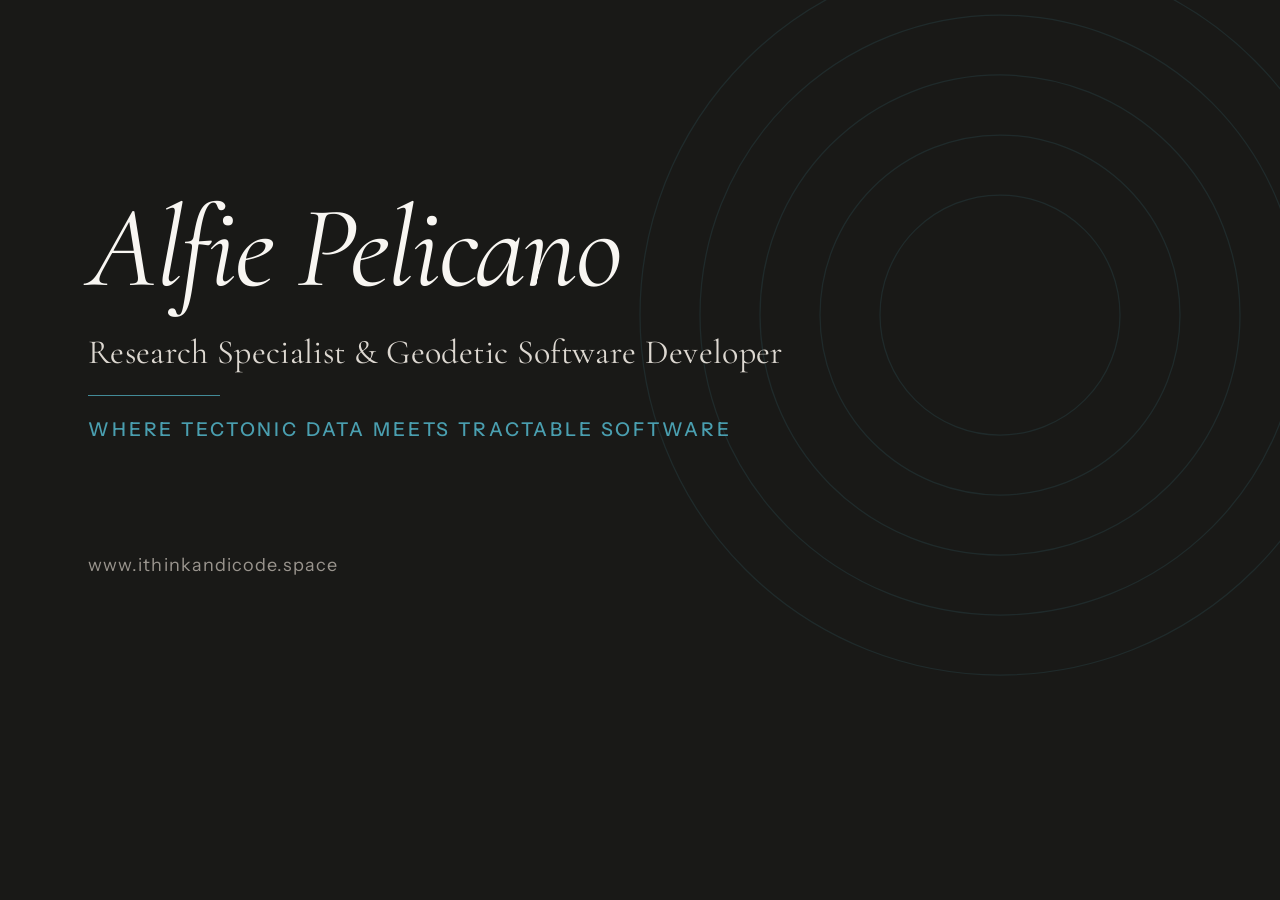
<file: assets/og/og-image-source.html>
<!DOCTYPE html>
<html lang="en">
<head>
<meta charset="UTF-8">
<link rel="preconnect" href="https://fonts.googleapis.com">
<link rel="preconnect" href="https://fonts.gstatic.com" crossorigin>
<link href="https://fonts.googleapis.com/css2?family=Cormorant+Garamond:ital,wght@0,400;1,300;1,400&family=Instrument+Sans:wght@400;500;600&display=swap" rel="stylesheet">
<style>
  :root {
    --ink: #141412;
    --paper: #f8f6f2;
    --hero-bg: #191917;
    --accent: #4a9fb0;
    --ash: #9a958e;
    --mist: #3a3835;
    --font-display: 'Cormorant Garamond', Georgia, serif;
    --font-body: 'Instrument Sans', -apple-system, sans-serif;
  }
  * { margin: 0; padding: 0; box-sizing: border-box; }
  html, body { width: 1200px; height: 630px; }
  body {
    background: var(--hero-bg);
    color: var(--paper);
    font-family: var(--font-body);
    display: flex;
    flex-direction: column;
    justify-content: center;
    padding: 0 88px;
    position: relative;
    overflow: hidden;
  }
  /* faint contour-line motif, nods to the geodesy without being literal */
  .rings {
    position: absolute;
    right: -180px;
    top: 50%;
    transform: translateY(-50%);
    width: 760px;
    height: 760px;
    opacity: 0.13;
  }
  .rings circle { fill: none; stroke: var(--accent); stroke-width: 1.25; }
  .content { position: relative; z-index: 1; max-width: 900px; }
  h1 {
    font-family: var(--font-display);
    font-style: italic;
    font-weight: 400;
    font-size: 116px;
    line-height: 1.0;
    letter-spacing: -0.02em;
    margin-bottom: 26px;
  }
  .subtitle {
    font-family: var(--font-display);
    font-size: 34px;
    font-weight: 400;
    color: #ddd8d1;
    white-space: nowrap;
    margin-bottom: 22px;
    letter-spacing: 0.01em;
  }
  .rule {
    width: 132px;
    height: 1px;
    background: var(--accent);
    margin-bottom: 22px;
    opacity: 0.85;
  }
  .tagline {
    font-size: 19px;
    font-weight: 500;
    letter-spacing: 0.15em;
    text-transform: uppercase;
    color: var(--accent);
  }
  .url {
    position: absolute;
    left: 88px;
    bottom: 54px;
    font-size: 18px;
    letter-spacing: 0.06em;
    color: var(--ash);
  }
</style>
</head>
<body>
  <svg class="rings" viewBox="0 0 760 760" aria-hidden="true">
    <circle cx="380" cy="380" r="120"/>
    <circle cx="380" cy="380" r="180"/>
    <circle cx="380" cy="380" r="240"/>
    <circle cx="380" cy="380" r="300"/>
    <circle cx="380" cy="380" r="360"/>
  </svg>
  <div class="content">
    <h1>Alfie Pelicano</h1>
    <p class="subtitle">Research Specialist &amp; Geodetic Software Developer</p>
    <div class="rule"></div>
    <p class="tagline">Where tectonic data meets tractable software</p>
  </div>
  <p class="url">www.ithinkandicode.space</p>
</body>
</html>
</file>
<file: styles.css>
/* ============================================================
   Alfie Pelicano — portfolio
   Reset, tokens, then layout. Light and dark are peers:
   every colour is a token, resolved once per scheme.
   ============================================================ */

*,
*::before,
*::after {
    margin: 0;
    padding: 0;
    box-sizing: border-box;
}

:root {
    color-scheme: light dark;

    /* Type */
    --font-display: 'Cormorant Garamond', Georgia, serif;
    --font-body: 'Instrument Sans', -apple-system, BlinkMacSystemFont, 'Segoe UI', sans-serif;

    /* Spacing */
    --sp-2xs: 4px;
    --sp-xs: 8px;
    --sp-sm: 16px;
    --sp-md: 24px;
    --sp-lg: 32px;
    --sp-xl: 48px;
    --sp-2xl: 72px;
    --sp-3xl: 104px;

    /* Motion */
    --ease-out: cubic-bezier(0.16, 1, 0.3, 1);
    --dur-fast: 0.15s;
    --dur-base: 0.3s;

    /* Light scheme (default) */
    --bg: #f8f6f2;
    --bg-sunken: #efece5;
    --surface: #ffffff;
    --ink: #141412;
    --ink-2: #3a3835;
    --ink-3: #64605a;
    --rule: #ddd8d0;
    --rule-strong: #141412;
    --accent: #145764;
    --accent-hover: #0d3f49;
    --accent-tint: rgba(20, 87, 100, 0.08);

    --hero-bg: #191917;
    --hero-ink: #f8f6f2;
    --hero-ink-2: rgba(248, 246, 242, 0.72);
    --hero-ink-3: rgba(248, 246, 242, 0.5);
    --hero-rule: rgba(248, 246, 242, 0.14);
    --hero-accent: #7fc0cd;

    --status-prod-bg: #dcefe0;
    --status-prod-ink: #14532d;
    --status-active-bg: #dde7f6;
    --status-active-ink: #1b3f77;
    --status-plan-bg: #f6ead1;
    --status-plan-ink: #7a3e06;

    --tag-bg: #ece8e0;
    --tag-ink: #3a3835;

    --btn-solid-bg: #f8f6f2;
    --btn-solid-ink: #141412;
}

@media (prefers-color-scheme: dark) {
    :root {
        --bg: #131312;
        --bg-sunken: #0e0e0d;
        --surface: #1c1c1a;
        --ink: #f3f0ea;
        --ink-2: #d2cdc5;
        --ink-3: #a29d95;
        --rule: #32312d;
        --rule-strong: #6b675f;
        --accent: #86c6d2;
        --accent-hover: #a9dbe4;
        --accent-tint: rgba(134, 198, 210, 0.12);

        --hero-bg: #0e0e0d;
        --hero-ink: #f3f0ea;
        --hero-ink-2: rgba(243, 240, 234, 0.74);
        --hero-ink-3: rgba(243, 240, 234, 0.52);
        --hero-rule: rgba(243, 240, 234, 0.14);
        --hero-accent: #86c6d2;

        --status-prod-bg: rgba(74, 222, 128, 0.14);
        --status-prod-ink: #9ae6b4;
        --status-active-bg: rgba(147, 197, 253, 0.14);
        --status-active-ink: #b5d3fb;
        --status-plan-bg: rgba(251, 191, 36, 0.14);
        --status-plan-ink: #f3cf8a;

        --tag-bg: #272723;
        --tag-ink: #d2cdc5;

        --btn-solid-bg: #f3f0ea;
        --btn-solid-ink: #131312;
    }
}

html {
    -webkit-text-size-adjust: 100%;
}

body {
    font-family: var(--font-body);
    color: var(--ink);
    background: var(--bg);
    line-height: 1.6;
    font-size: 1rem;
    text-wrap: pretty;
    -webkit-font-smoothing: antialiased;
}

.container {
    width: 100%;
    max-width: 1140px;
    margin: 0 auto;
    padding: 0 var(--sp-md);
}

::selection {
    background: var(--accent-tint);
}

*:focus-visible {
    outline: 2px solid var(--accent);
    outline-offset: 3px;
    border-radius: 2px;
}

.hero *:focus-visible,
.footer *:focus-visible {
    outline-color: var(--hero-accent);
}

@media (prefers-reduced-motion: reduce) {
    *,
    *::before,
    *::after {
        transition-duration: 0.01ms !important;
        animation-duration: 0.01ms !important;
        scroll-behavior: auto !important;
    }
}

/* Skip link */
.skip-link {
    position: absolute;
    top: -60px;
    left: var(--sp-sm);
    z-index: 1100;
    background: var(--accent);
    color: #ffffff;
    padding: 12px 18px;
    font-size: 0.875rem;
    font-weight: 600;
    text-decoration: none;
    transition: top var(--dur-fast) var(--ease-out);
}

.skip-link:focus {
    top: var(--sp-sm);
}

/* ============================================================
   Navigation
   ============================================================ */

.nav {
    position: fixed;
    inset: 0 0 auto 0;
    z-index: 1000;
    background: transparent;
    transition: background-color var(--dur-base) var(--ease-out),
                box-shadow var(--dur-base) var(--ease-out);
}

.nav.scrolled {
    background: color-mix(in srgb, var(--bg) 94%, transparent);
    box-shadow: 0 1px 0 0 var(--rule);
    backdrop-filter: blur(10px);
}

.nav-container {
    display: flex;
    justify-content: space-between;
    align-items: center;
    gap: var(--sp-sm);
    padding: 10px var(--sp-md);
    min-height: 56px;
}

.nav-logo {
    display: inline-flex;
    align-items: center;
    min-height: 44px;
    padding-right: var(--sp-xs);
    font-family: var(--font-body);
    font-size: 0.8125rem;
    font-weight: 600;
    letter-spacing: 0.18em;
    text-transform: uppercase;
    color: var(--hero-ink);
    text-decoration: none;
    transition: color var(--dur-base) var(--ease-out);
}

.nav.scrolled .nav-logo {
    color: var(--ink);
}

.nav-menu {
    display: flex;
    align-items: center;
    gap: var(--sp-md);
    list-style: none;
}

.nav-link {
    display: inline-flex;
    align-items: center;
    min-height: 44px;
    padding: 0 2px;
    color: var(--hero-ink-2);
    text-decoration: none;
    font-weight: 500;
    font-size: 0.875rem;
    letter-spacing: 0.02em;
    border-bottom: 1px solid transparent;
    transition: color var(--dur-fast) var(--ease-out),
                border-color var(--dur-fast) var(--ease-out);
}

.nav-link:hover {
    color: var(--hero-ink);
    border-bottom-color: var(--hero-accent);
}

.nav.scrolled .nav-link {
    color: var(--ink-2);
}

.nav.scrolled .nav-link:hover {
    color: var(--accent);
    border-bottom-color: var(--accent);
}

.nav-toggle {
    display: none;
    flex-direction: column;
    justify-content: center;
    gap: 5px;
    width: 44px;
    height: 44px;
    padding: 10px;
    background: none;
    border: none;
    cursor: pointer;
}

.nav-toggle span {
    display: block;
    width: 100%;
    height: 2px;
    background: var(--hero-ink);
    transition: background var(--dur-base) var(--ease-out);
}

.nav.scrolled .nav-toggle span {
    background: var(--ink);
}

/* ============================================================
   Hero
   ============================================================ */

.hero {
    background: var(--hero-bg);
    color: var(--hero-ink);
    padding: var(--sp-3xl) 0 var(--sp-2xl);
}

.hero-content {
    max-width: 44rem;
}

.hero-title {
    font-family: var(--font-display);
    font-size: clamp(2.5rem, 6vw, 4rem);
    font-weight: 300;
    font-style: italic;
    line-height: 1;
    letter-spacing: -0.015em;
    color: var(--hero-ink-3);
    margin-bottom: var(--sp-sm);
}

/* The role is the line that has to land first: largest, unitalic, full ink. */
.hero-subtitle {
    font-family: var(--font-body);
    font-size: clamp(1.75rem, 4.6vw, 2.75rem);
    font-weight: 600;
    line-height: 1.08;
    letter-spacing: -0.025em;
    color: var(--hero-ink);
    margin-bottom: var(--sp-md);
}

.hero-tagline {
    font-family: var(--font-body);
    font-size: 0.75rem;
    font-weight: 600;
    letter-spacing: 0.16em;
    text-transform: uppercase;
    color: var(--hero-accent);
    padding-bottom: var(--sp-md);
    margin-bottom: var(--sp-md);
    border-bottom: 1px solid var(--hero-rule);
}

.hero-description {
    font-size: 1.0625rem;
    line-height: 1.7;
    color: var(--hero-ink-2);
    max-width: 38rem;
}

.hero-description + .hero-description {
    margin-top: var(--sp-sm);
}

.hero-description em {
    display: block;
    font-family: var(--font-display);
    font-style: italic;
    font-size: 1rem;
    line-height: 1.5;
    color: var(--hero-ink-3);
}

.hero-links {
    display: flex;
    flex-wrap: wrap;
    gap: var(--sp-sm);
    margin-top: var(--sp-xl);
}

/* ============================================================
   Buttons
   ============================================================ */

.btn {
    display: inline-flex;
    align-items: center;
    gap: var(--sp-xs);
    min-height: 48px;
    padding: 12px 22px;
    font-family: var(--font-body);
    font-weight: 600;
    font-size: 0.8125rem;
    letter-spacing: 0.08em;
    text-transform: uppercase;
    text-decoration: none;
    cursor: pointer;
    border-radius: 2px;
    transition: background-color var(--dur-base) var(--ease-out),
                color var(--dur-base) var(--ease-out),
                border-color var(--dur-base) var(--ease-out);
}

.btn-primary {
    background: var(--btn-solid-bg);
    color: var(--btn-solid-ink);
    border: 1px solid var(--btn-solid-bg);
}

.btn-primary:hover {
    background: var(--hero-accent);
    border-color: var(--hero-accent);
    color: #0b1416;
}

.btn-secondary {
    background: transparent;
    color: var(--hero-ink);
    border: 1px solid var(--hero-rule);
}

.btn-secondary:hover {
    background: rgba(255, 255, 255, 0.07);
    border-color: var(--hero-ink-3);
}

/* ============================================================
   Sections
   ============================================================ */

.projects,
.about {
    padding: var(--sp-2xl) 0;
    background: var(--bg);
}

.skills,
.contact {
    padding: var(--sp-2xl) 0;
    background: var(--bg-sunken);
    border-top: 1px solid var(--rule);
    border-bottom: 1px solid var(--rule);
}

.section-title {
    font-family: var(--font-display);
    font-size: clamp(1.875rem, 4vw, 2.5rem);
    font-weight: 400;
    letter-spacing: -0.02em;
    line-height: 1.1;
    color: var(--ink);
    margin-bottom: var(--sp-xs);
}

.section-subtitle {
    font-size: 1rem;
    line-height: 1.6;
    color: var(--ink-3);
    max-width: 52ch;
    margin-bottom: var(--sp-xl);
}

.project-category {
    margin-bottom: var(--sp-2xl);
}

.project-category:last-child {
    margin-bottom: 0;
}

.project-category-title {
    font-family: var(--font-body);
    font-size: 0.6875rem;
    font-weight: 600;
    letter-spacing: 0.18em;
    text-transform: uppercase;
    color: var(--ink-3);
    padding-bottom: var(--sp-xs);
    margin-bottom: var(--sp-lg);
    border-bottom: 2px solid var(--rule-strong);
}

/* ============================================================
   Project cards — two tiers
   Lead cards run full measure at display scale; support cards
   sit two-up at reduced scale. The tier is the hierarchy.
   ============================================================ */

.projects-grid {
    display: grid;
    gap: var(--sp-lg);
}

.projects-grid--lead {
    grid-template-columns: 1fr;
    gap: var(--sp-xl);
}

.projects-grid--support {
    grid-template-columns: repeat(auto-fit, minmax(19rem, 1fr));
}

.project-card {
    background: var(--surface);
    border: 1px solid var(--rule);
    border-radius: 2px;
    padding: var(--sp-lg);
    transition: border-color var(--dur-base) var(--ease-out);
}

.project-card:hover {
    border-color: var(--rule-strong);
}

.card-lead {
    border-top: 3px solid var(--rule-strong);
    padding: var(--sp-lg) var(--sp-lg) var(--sp-md);
}

.card-support {
    background: none;
    border: none;
    border-top: 1px solid var(--rule);
    border-radius: 0;
    padding: var(--sp-md) 0 0;
}

.card-support:hover {
    border-color: var(--rule-strong);
}

.project-header {
    display: flex;
    align-items: center;
    justify-content: space-between;
    gap: var(--sp-sm);
    margin-bottom: var(--sp-sm);
}

.project-status {
    padding: 4px 9px;
    font-size: 0.625rem;
    font-weight: 600;
    text-transform: uppercase;
    letter-spacing: 0.1em;
    border-radius: 2px;
    white-space: nowrap;
}

.status-production {
    background: var(--status-prod-bg);
    color: var(--status-prod-ink);
}

.status-active {
    background: var(--status-active-bg);
    color: var(--status-active-ink);
}

.status-planning {
    background: var(--status-plan-bg);
    color: var(--status-plan-ink);
}

.project-title {
    font-family: var(--font-display);
    font-weight: 400;
    letter-spacing: -0.015em;
    line-height: 1.1;
    color: var(--ink);
    margin-bottom: var(--sp-xs);
}

.card-lead .project-title {
    font-size: clamp(1.75rem, 3.4vw, 2.25rem);
}

.card-support .project-title {
    font-size: 1.375rem;
}

.project-description {
    color: var(--ink-2);
    margin-bottom: var(--sp-md);
    max-width: 64ch;
}

.card-lead .project-description {
    font-size: 1.0625rem;
    line-height: 1.65;
}

.card-support .project-description {
    font-size: 0.9375rem;
    line-height: 1.6;
    color: var(--ink-3);
}

/* Problem / Solution / Stage — a ruled two-column table.
   Label in a fixed gutter, value in the measure. */
.project-details {
    margin-bottom: var(--sp-md);
    border-top: 1px solid var(--rule);
}

.detail-item {
    display: grid;
    grid-template-columns: 7.5rem 1fr;
    gap: var(--sp-md);
    padding: 12px 0;
    border-bottom: 1px solid var(--rule);
}

.detail-label {
    font-size: 0.6875rem;
    font-weight: 600;
    letter-spacing: 0.1em;
    text-transform: uppercase;
    color: var(--ink);
    line-height: 1.7;
}

.detail-value {
    font-size: 0.9375rem;
    line-height: 1.65;
    color: var(--ink-2);
    max-width: 68ch;
}

.card-support .detail-item {
    grid-template-columns: 5.5rem 1fr;
    gap: var(--sp-sm);
    padding: 10px 0;
}

.card-support .detail-value {
    font-size: 0.875rem;
    color: var(--ink-3);
}

.tech-stack {
    display: flex;
    flex-wrap: wrap;
    gap: 6px;
    margin-bottom: var(--sp-md);
}

.tech-tag {
    background: var(--tag-bg);
    color: var(--tag-ink);
    padding: 4px 9px;
    border-radius: 2px;
    font-size: 0.75rem;
    font-weight: 500;
    letter-spacing: 0.02em;
}

.project-links {
    display: flex;
    flex-wrap: wrap;
    gap: var(--sp-md);
    padding-top: var(--sp-xs);
    border-top: 1px solid var(--rule);
}

.card-support .project-links {
    border-top: none;
    padding-top: 0;
}

.project-link {
    display: inline-flex;
    align-items: center;
    gap: 7px;
    min-height: 44px;
    color: var(--accent);
    text-decoration: none;
    font-weight: 600;
    font-size: 0.8125rem;
    letter-spacing: 0.02em;
    transition: color var(--dur-fast) var(--ease-out);
}

.project-link:hover {
    color: var(--accent-hover);
    text-decoration: underline;
    text-underline-offset: 4px;
}

.project-note {
    margin-top: var(--sp-md);
    padding-top: var(--sp-md);
    border-top: 1px solid var(--rule);
    font-size: 0.8125rem;
    font-style: italic;
    color: var(--ink-3);
    line-height: 1.55;
}

/* Also Built — a deliberate index, set as a ruled register */
.compact-list {
    list-style: none;
    display: grid;
    grid-template-columns: repeat(auto-fit, minmax(26rem, 1fr));
    column-gap: var(--sp-xl);
}

.compact-item {
    display: grid;
    grid-template-columns: 11rem 1fr;
    gap: var(--sp-md);
    align-items: baseline;
    padding: 14px 0;
    border-bottom: 1px solid var(--rule);
}

.compact-link {
    font-weight: 600;
    font-size: 0.9375rem;
    line-height: 1.45;
    color: var(--ink);
    text-decoration: none;
}

a.compact-link:hover,
a.compact-link:focus-visible {
    color: var(--accent);
    text-decoration: underline;
    text-underline-offset: 3px;
}

.compact-link-none {
    color: var(--ink-3);
}

.compact-desc {
    font-size: 0.875rem;
    line-height: 1.6;
    color: var(--ink-3);
}

/* ============================================================
   Skills
   ============================================================ */

.skills-grid {
    display: grid;
    grid-template-columns: repeat(auto-fit, minmax(15rem, 1fr));
    gap: var(--sp-lg) var(--sp-xl);
}

.skill-category {
    padding-top: var(--sp-sm);
    border-top: 1px solid var(--rule);
}

.skill-category-title {
    font-family: var(--font-body);
    font-size: 0.6875rem;
    font-weight: 600;
    letter-spacing: 0.14em;
    text-transform: uppercase;
    color: var(--ink);
    margin-bottom: var(--sp-xs);
}

.skill-list {
    list-style: none;
}

.skill-list li {
    padding: 3px 0;
    color: var(--ink-3);
    font-size: 0.875rem;
    line-height: 1.5;
}

/* ============================================================
   About
   ============================================================ */

.about-content {
    max-width: 38rem;
}

.about-content p {
    margin-bottom: var(--sp-md);
    color: var(--ink-2);
    font-size: 1.0625rem;
    line-height: 1.75;
}

.about-content p:first-child {
    font-size: 1.1875rem;
    color: var(--ink);
}

.about-content p:last-child {
    margin-bottom: 0;
}

.about-list {
    list-style: none;
    margin: var(--sp-md) 0;
}

.about-list li {
    margin-bottom: var(--sp-xs);
    padding-left: var(--sp-md);
    position: relative;
    color: var(--ink-2);
    font-size: 1.0625rem;
    line-height: 1.65;
}

.about-list li::before {
    content: '\2014';
    position: absolute;
    left: 0;
    color: var(--ink-3);
}

/* ============================================================
   Contact
   ============================================================ */

.contact-tagline {
    font-size: 1.0625rem;
    color: var(--ink-2);
    line-height: 1.7;
    margin-bottom: var(--sp-xl);
    max-width: 44ch;
}

.contact-methods {
    display: flex;
    flex-wrap: wrap;
    gap: var(--sp-sm);
}

.contact-link {
    display: inline-flex;
    align-items: center;
    gap: var(--sp-sm);
    min-height: 52px;
    padding: 14px var(--sp-md);
    background: var(--surface);
    border: 1px solid var(--rule);
    border-radius: 2px;
    color: var(--ink);
    text-decoration: none;
    font-weight: 500;
    font-size: 0.9375rem;
    transition: background-color var(--dur-base) var(--ease-out),
                color var(--dur-base) var(--ease-out),
                border-color var(--dur-base) var(--ease-out);
}

.contact-link:hover {
    border-color: var(--accent);
    color: var(--accent);
}

.contact-link svg {
    flex-shrink: 0;
    width: 20px;
    height: 20px;
}

/* ============================================================
   Back to top
   ============================================================ */

.back-to-top {
    position: fixed;
    bottom: var(--sp-md);
    right: var(--sp-md);
    width: 48px;
    height: 48px;
    display: flex;
    align-items: center;
    justify-content: center;
    background: var(--ink);
    color: var(--bg);
    border: none;
    border-radius: 2px;
    cursor: pointer;
    opacity: 0;
    visibility: hidden;
    transition: opacity var(--dur-base) var(--ease-out),
                visibility var(--dur-base) var(--ease-out),
                background-color var(--dur-fast) var(--ease-out);
    z-index: 999;
}

.back-to-top.visible {
    opacity: 1;
    visibility: visible;
}

.back-to-top:hover {
    background: var(--accent);
    color: #ffffff;
}

/* ============================================================
   Footer
   ============================================================ */

.footer {
    background: var(--hero-bg);
    color: var(--hero-ink-3);
    padding: var(--sp-xl) 0;
    font-size: 0.875rem;
    line-height: 1.7;
}

.footer p + p {
    margin-top: var(--sp-xs);
}

.footer-links {
    margin-top: var(--sp-md);
}

.footer a,
.footer-links a {
    color: var(--hero-ink-2);
    text-decoration: underline;
    text-underline-offset: 3px;
}

.footer a:hover,
.footer-links a:hover {
    color: var(--hero-ink);
}

.footer-links a {
    text-decoration: none;
    display: inline-flex;
    min-height: 44px;
    align-items: center;
}

.privacy-note {
    font-size: 0.8125rem;
    max-width: 60ch;
}

/* ============================================================
   Responsive — phone first in behaviour, narrowest last
   ============================================================ */

@media (max-width: 860px) {
    .compact-list {
        grid-template-columns: 1fr;
    }

    .nav-toggle {
        display: flex;
    }

    .nav-menu {
        position: fixed;
        top: 56px;
        left: 0;
        right: 0;
        flex-direction: column;
        align-items: stretch;
        gap: 0;
        padding: var(--sp-xs) var(--sp-sm) var(--sp-md);
        background: var(--bg);
        border-bottom: 1px solid var(--rule);
        box-shadow: 0 12px 28px rgba(0, 0, 0, 0.18);
        transform: translateY(-8px);
        opacity: 0;
        visibility: hidden;
        transition: transform var(--dur-base) var(--ease-out),
                    opacity var(--dur-base) var(--ease-out),
                    visibility var(--dur-base) var(--ease-out);
    }

    .nav-menu.active {
        transform: translateY(0);
        opacity: 1;
        visibility: visible;
    }

    /* Open panel is light; give the bar behind the toggle the same ground */
    .nav:has(.nav-menu.active) {
        background: var(--bg);
        box-shadow: 0 1px 0 0 var(--rule);
    }

    .nav:has(.nav-menu.active) .nav-logo {
        color: var(--ink);
    }

    .nav:has(.nav-menu.active) .nav-toggle span {
        background: var(--ink);
    }

    .nav-link,
    .nav.scrolled .nav-link {
        color: var(--ink);
        min-height: 52px;
        padding: 0 var(--sp-xs);
        font-size: 1rem;
        border-bottom: 1px solid var(--rule);
    }

    .nav-menu li:last-child .nav-link {
        border-bottom: none;
    }

    .hero {
        padding: 88px 0 var(--sp-2xl);
    }

    .projects-grid--support {
        grid-template-columns: 1fr;
    }
}

@media (max-width: 640px) {
    :root {
        --sp-2xl: 56px;
        --sp-3xl: 80px;
    }

    .container {
        padding: 0 var(--sp-sm);
    }

    .card-lead {
        padding: var(--sp-md) var(--sp-md) var(--sp-sm);
        margin-inline: calc(-1 * var(--sp-xs));
    }

    /* Details stack: label becomes a heading over its value */
    .detail-item,
    .card-support .detail-item {
        grid-template-columns: 1fr;
        gap: 2px;
        padding: 12px 0;
    }

    .compact-item {
        grid-template-columns: 1fr;
        gap: 2px;
    }

    .hero-links {
        gap: var(--sp-xs);
    }

    .btn {
        flex: 1 1 auto;
        justify-content: center;
    }

    .contact-link {
        width: 100%;
    }
}
</file>
